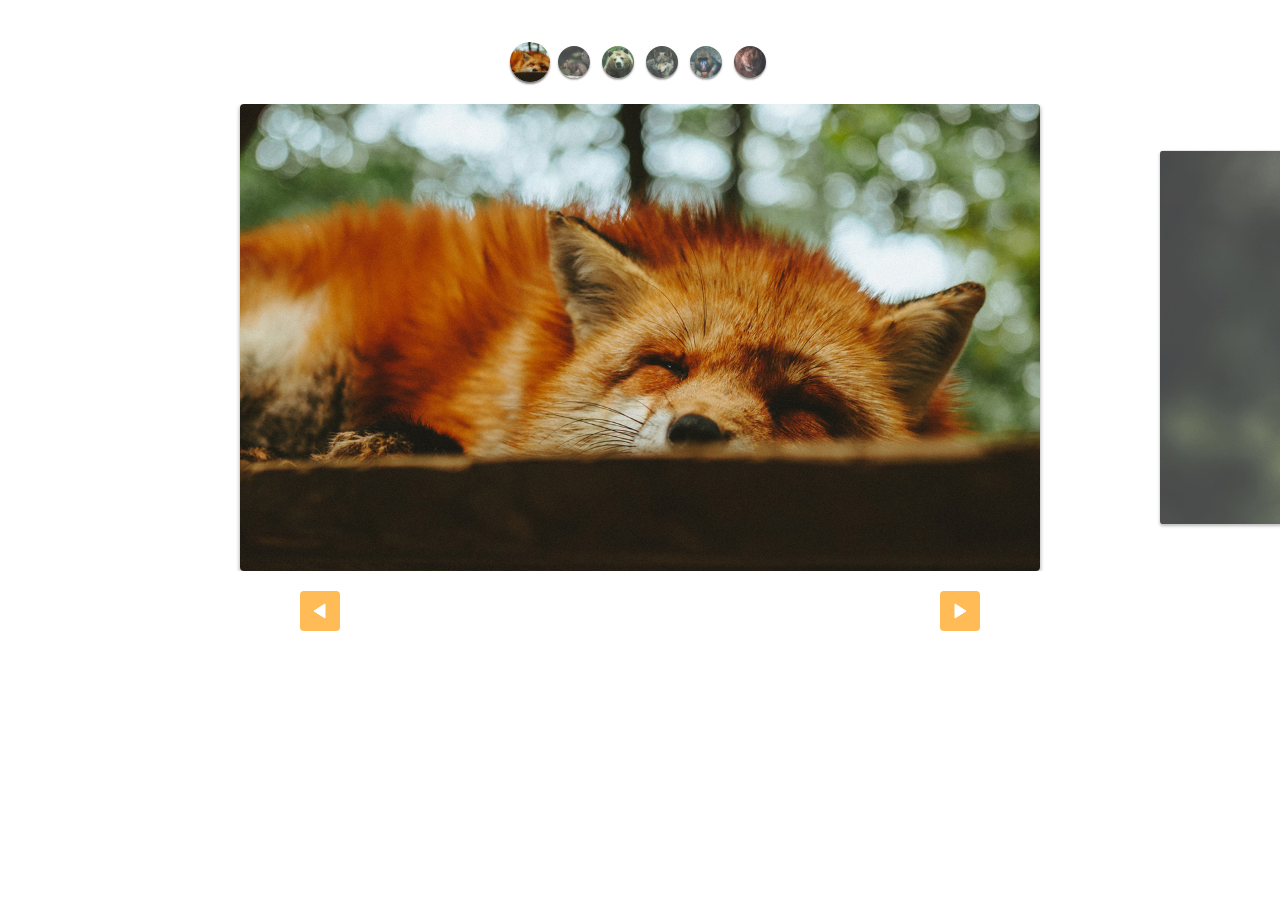
<file: Origamid/animais-slide/index.html>
<!DOCTYPE html>
<html lang="en">

<head>
  <meta charset="UTF-8">
  <meta http-equiv="X-UA-Compatible" content="IE=edge">
  <meta name="viewport" content="width=device-width, initial-scale=1.0">
  <title>Slide Curso JS</title>
  <link rel="stylesheet" href="css/style.css">
</head>

<body>
  <ul class="customControls">
    <li><img src="img/foto1-thumb.jpg"></li>
    <li><img src="img/foto2-thumb.jpg"></li>
    <li><img src="img/foto3-thumb.jpg"></li>
    <li><img src="img/foto4-thumb.jpg"></li>
    <li><img src="img/foto5-thumb.jpg"></li>
    <li><img src="img/foto6-thumb.jpg" class="leao"></li>
  </ul>
  <div class="slideWrapper">
    <ul class="slide">
      <li><img src="img/foto1.jpg"></li>
      <li><img src="img/foto2.jpg"></li>
      <li><img src="img/foto3.jpg"></li>
      <li><img src="img/foto4.jpg"></li>
      <li><img src="img/foto5.jpg"></li>
      <li><img src="img/foto6.jpg" class="leao"></li>
    </ul>
  </div>
  <div class="arrowNav">
    <button class="prev">Prev</button>
    <button class="next">Next</button>
  </div>
  <script type="module" src="js/script.js"></script>
</body>

</html>
</file>
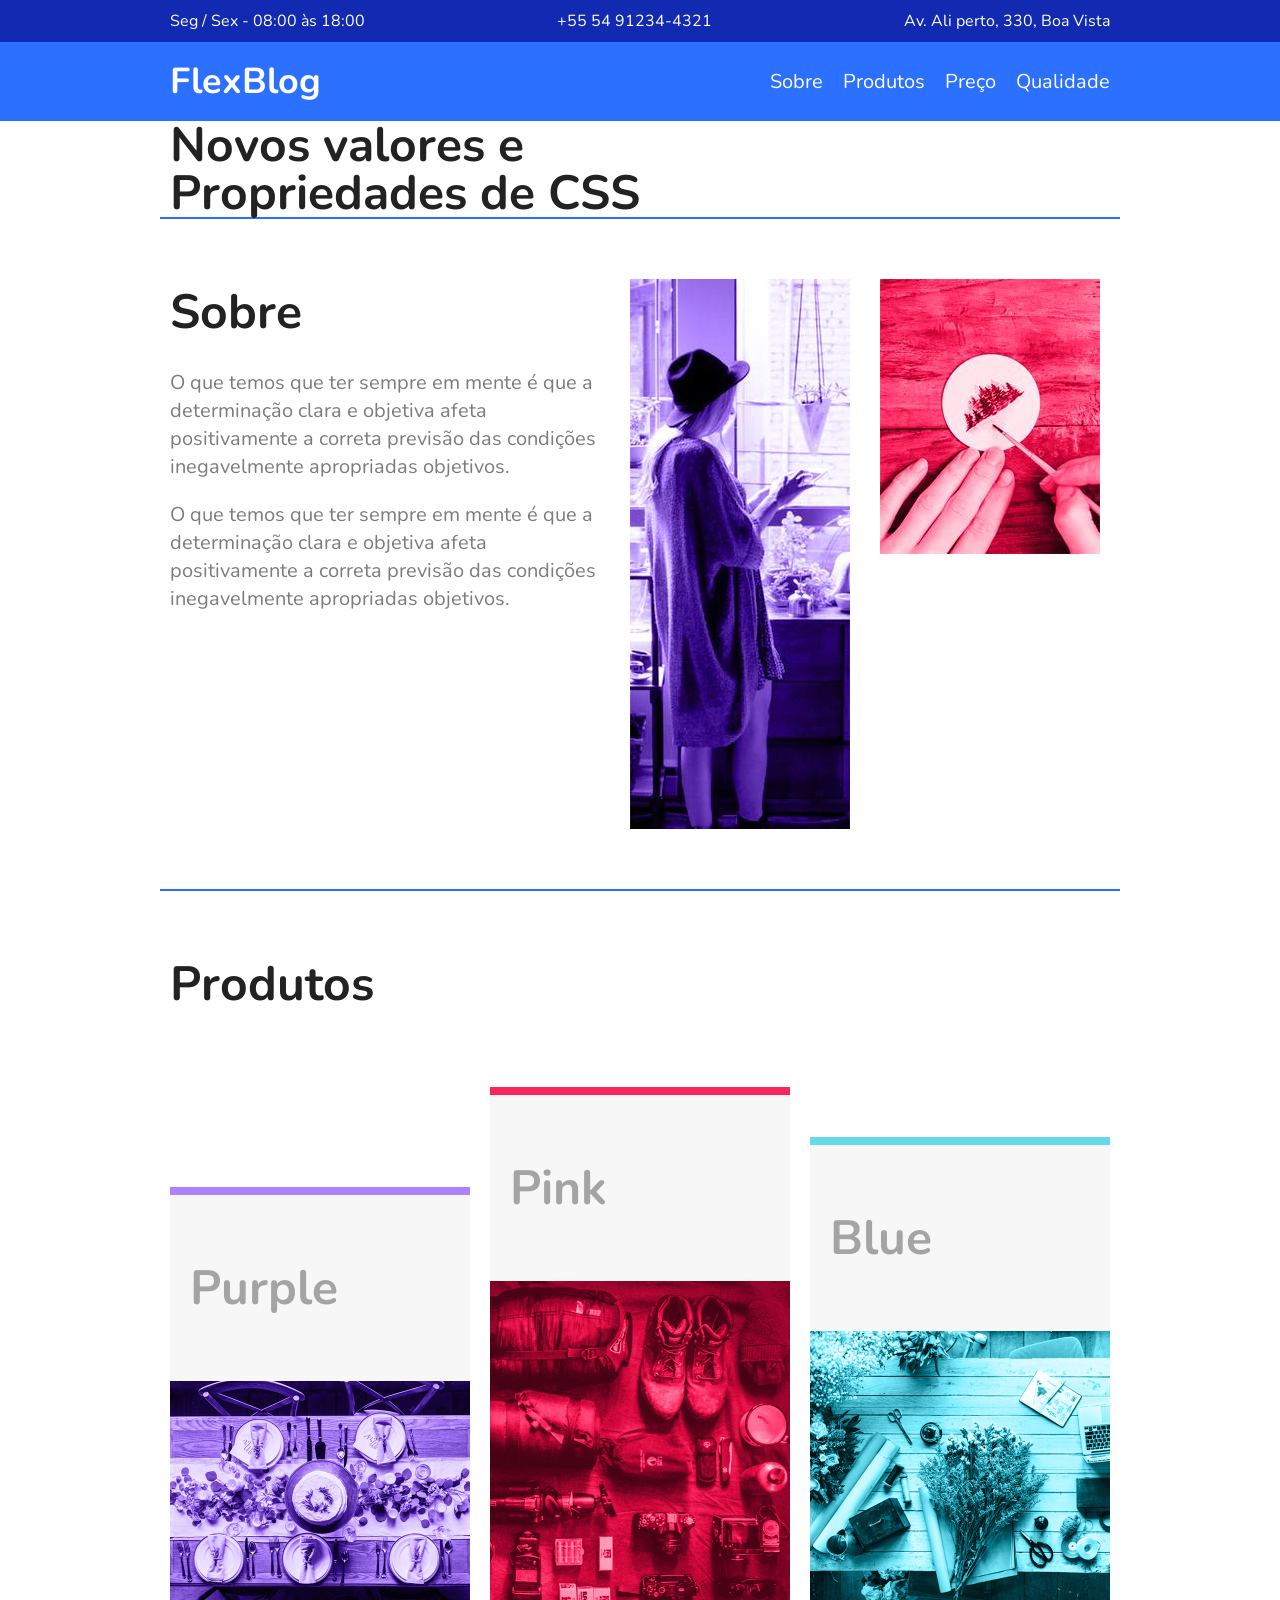
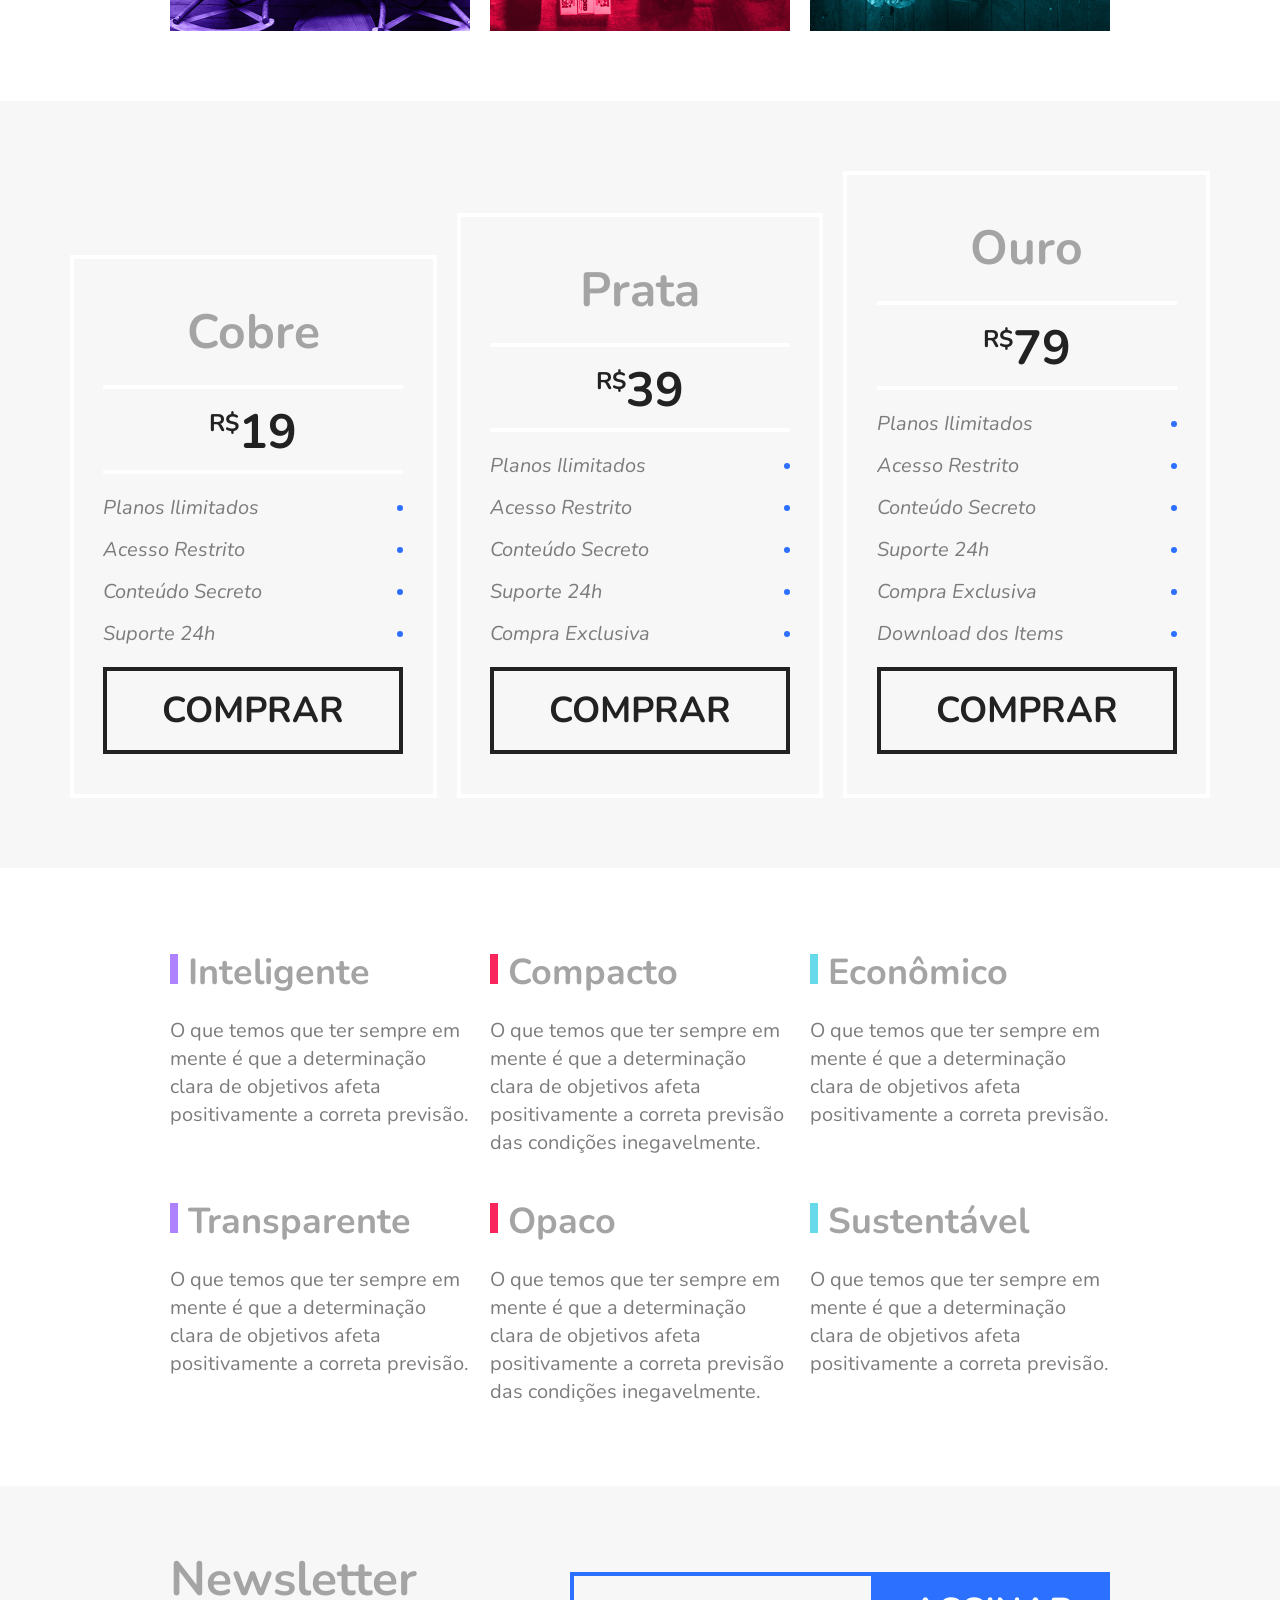
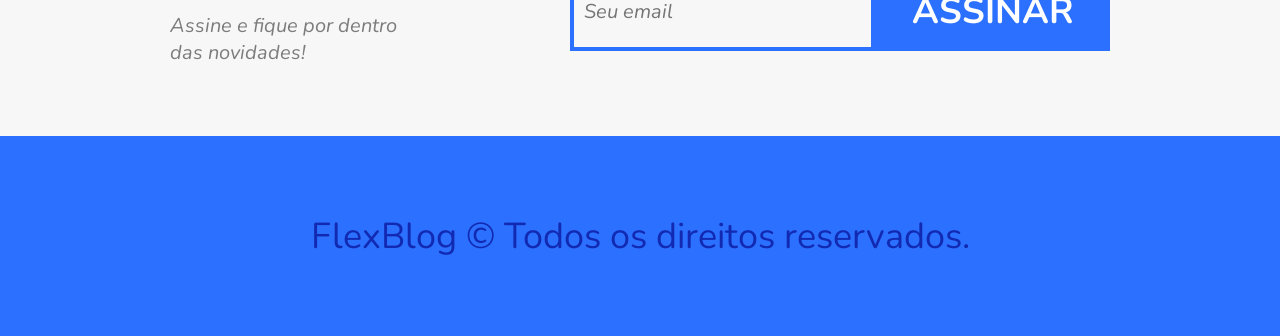
<file: Origamid/flexblog/index.html>
<!DOCTYPE html>
<html lang="en">

<head>
  <meta charset="UTF-8">
  <meta http-equiv="X-UA-Compatible" content="IE=edge">
  <meta name="viewport" content="width=device-width, initial-scale=1.0, shrink-to-fit=no">
  <link rel="preconnect" href="https://fonts.gstatic.com">
  <link href="https://fonts.googleapis.com/css2?family=Nunito:ital,wght@0,400;0,700;1,400&display=swap"
    rel="stylesheet">
  <link rel="stylesheet" href="css/style.css">
  <title>FlexBlog</title>
</head>

<body>
  <div class="superInfoBG">
    <div class="superInfo">
      <p>Seg / Sex - 08:00 às 18:00</p>
      <a href="tel: +5554912344321">+55 54 91234-4321</a>
      <p>Av. Ali perto, 330, Boa Vista</p>
    </div>
  </div>

  <header class="menuBG">
    <div class="menu">
      <div class="menuLogo">
        <a href="#">FlexBlog</a>
      </div>
      <nav class="menuNav">
        <ul>
          <li><a href="#sobre">Sobre</a></li>
          <li><a href="#produtos">Produtos</a></li>
          <li><a href="#preco">Preço</a></li>
          <li><a href="#qualidade">Qualidade</a></li>
        </ul>
      </nav>
    </div>
  </header>

  <h1 class="introducao">Novos valores e <br>Propriedades de CSS</h1>

  <section class="sobre" id="sobre">
    <div class="sobreInfo">
      <h1>Sobre</h1>
      <p>O que temos que ter sempre em mente é que a determinação clara e objetiva afeta positivamente a correta
        previsão das condições inegavelmente apropriadas objetivos.</p>
      <p>O que temos que ter sempre em mente é que a determinação clara e objetiva afeta positivamente a correta
        previsão das condições inegavelmente apropriadas objetivos.</p>
    </div>
    <div class="sobreImg">
      <img src="img/sobre1.jpg" alt="Sobre 1">
    </div>
    <div class="sobreImg">
      <img src="img/sobre2.jpg" alt="Sobre 2">
    </div>
  </section>

  <section class="produtos" id="produtos">
    <h1>Produtos</h1>
    <div class="produtosContainer">
      <div class="produtosItem purple">
        <h2>Purple</h2>
        <img src="img/produtos1.jpg" alt="Produtos 1">
      </div>
      <div class="produtosItem pink">
        <h2>Pink</h2>
        <img src="img/produtos2.jpg" alt="Produtos 2">
      </div>
      <div class="produtosItem blue">
        <h2>Blue</h2>
        <img src="img/produtos3.jpg" alt="Produtos 3">
      </div>
    </div>
  </section>

  <section class="preco" id="preco">
    <div class="precoItem">
      <h2>Cobre</h2>
      <span><sup>R$</sup>19</span>
      <ul>
        <li>Planos Ilimitados</li>
        <li>Acesso Restrito</li>
        <li>Conteúdo Secreto</li>
        <li>Suporte 24h</li>
      </ul>
      <a href="#">Comprar</a>
    </div>

    <div class="precoItem">
      <h2>Prata</h2>
      <span><sup>R$</sup>39</span>
      <ul>
        <li>Planos Ilimitados</li>
        <li>Acesso Restrito</li>
        <li>Conteúdo Secreto</li>
        <li>Suporte 24h</li>
        <li>Compra Exclusiva</li>
      </ul>
      <a href="#">Comprar</a>
    </div>

    <div class="precoItem">
      <h2>Ouro</h2>
      <span><sup>R$</sup>79</span>
      <ul>
        <li>Planos Ilimitados</li>
        <li>Acesso Restrito</li>
        <li>Conteúdo Secreto</li>
        <li>Suporte 24h</li>
        <li>Compra Exclusiva</li>
        <li>Download dos Items</li>
      </ul>
      <a href="#">Comprar</a>
    </div>
  </section>

  <section class="qualidade" id="qualidade">
    <div class="qualidadeItem">
      <h2>Inteligente</h2>
      <p>O que temos que ter sempre em mente é que a determinação clara de objetivos afeta positivamente a correta
        previsão.</p>
    </div>

    <div class="qualidadeItem">
      <h2>Compacto</h2>
      <p>O que temos que ter sempre em mente é que a determinação clara de objetivos afeta positivamente a correta
        previsão das condições inegavelmente.</p>
    </div>

    <div class="qualidadeItem">
      <h2>Econômico</h2>
      <p>O que temos que ter sempre em mente é que a determinação clara de objetivos afeta positivamente a correta
        previsão.</p>
    </div>

    <div class="qualidadeItem">
      <h2>Transparente</h2>
      <p>O que temos que ter sempre em mente é que a determinação clara de objetivos afeta positivamente a correta
        previsão.</p>
    </div>

    <div class="qualidadeItem">
      <h2>Opaco</h2>
      <p>O que temos que ter sempre em mente é que a determinação clara de objetivos afeta positivamente a correta
        previsão das condições inegavelmente.</p>
    </div>

    <div class="qualidadeItem">
      <h2>Sustentável</h2>
      <p>O que temos que ter sempre em mente é que a determinação clara de objetivos afeta positivamente a correta
        previsão.</p>
    </div>
  </section>

  <section class="newsletter">
    <div class="newsletterInfo">
      <h1>Newsletter</h1>
      <p>Assine e fique por dentro das novidades!</p>
    </div>
    <form class="newsletterForm">
      <input type="text" placeholder="Seu email">
      <button type="submit">Assinar</button>
    </form>
  </section>

  <footer class="footer">
    <p>FlexBlog © Todos os direitos reservados.</p>
  </footer>
</body>

</html>
</file>
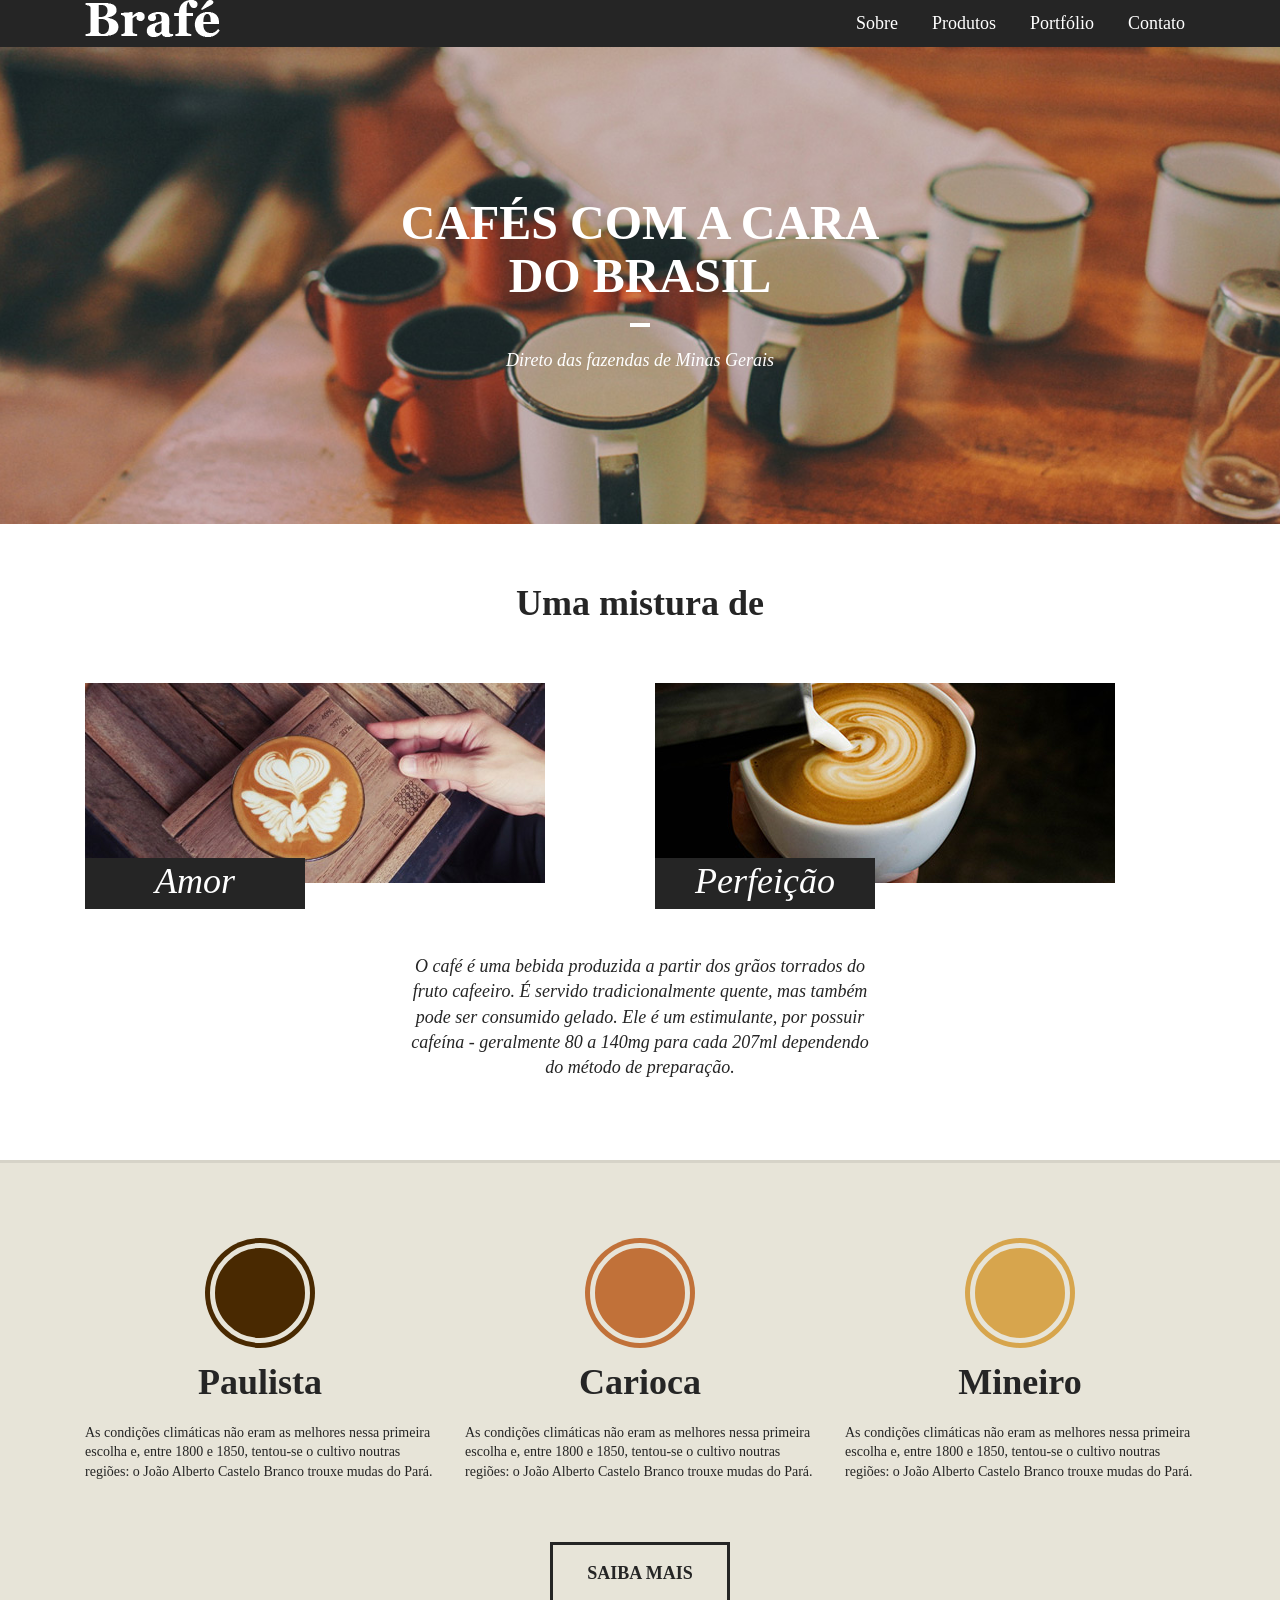
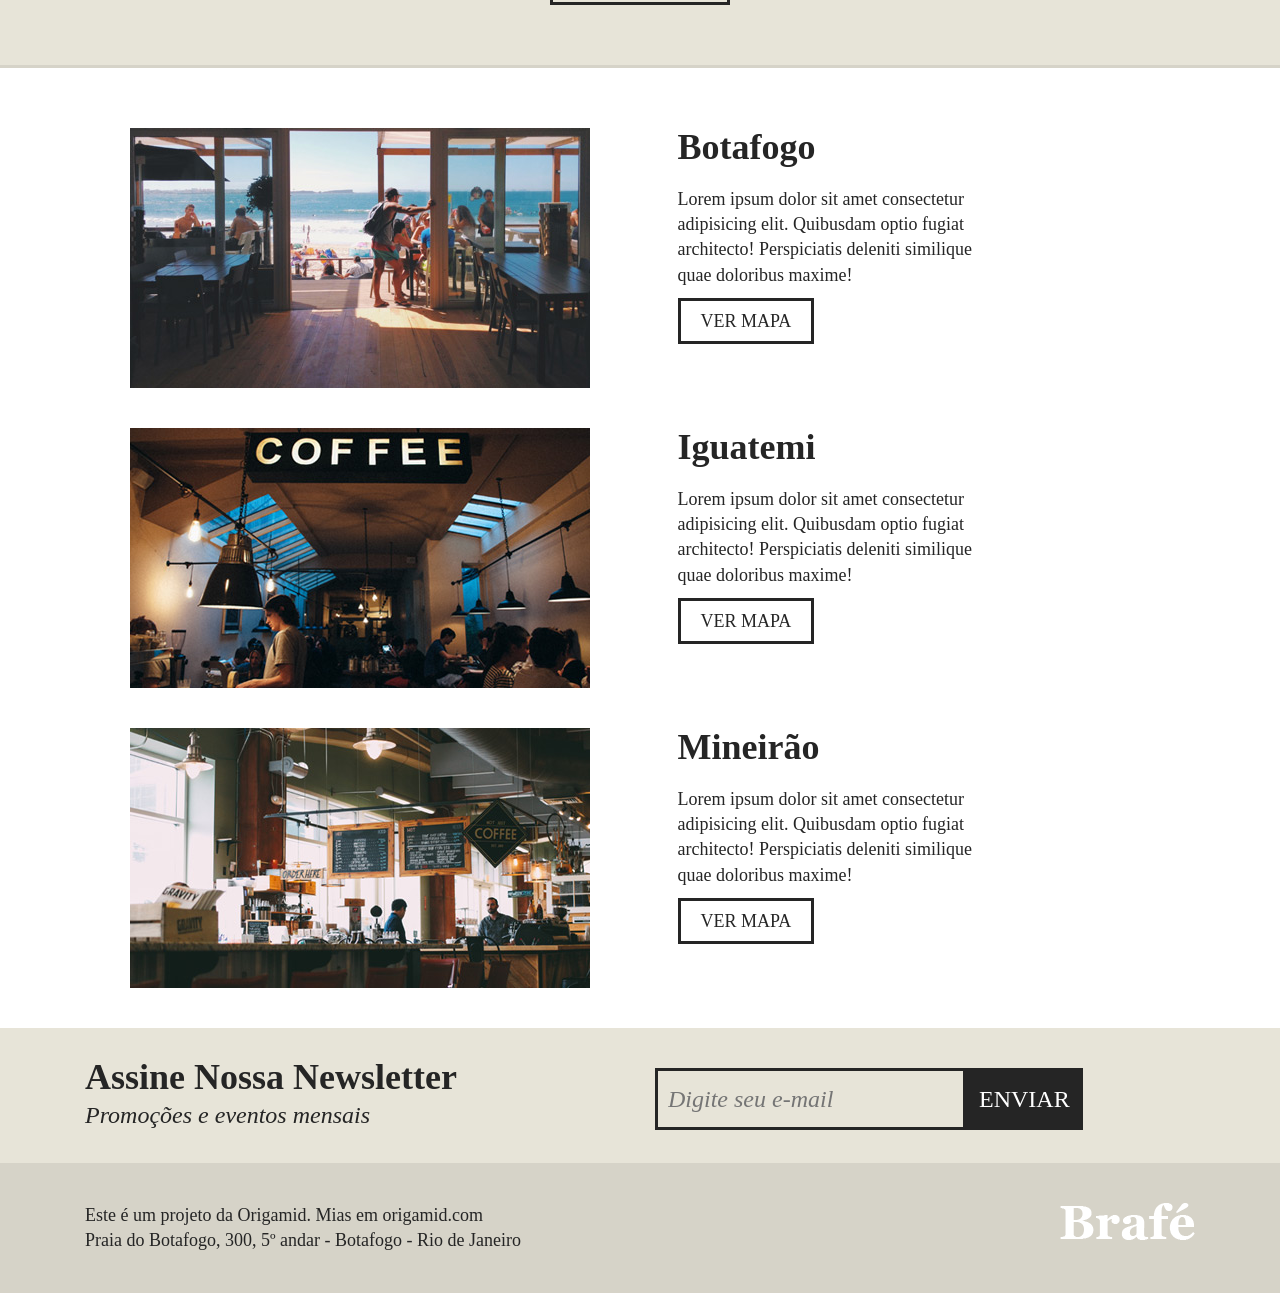
<file: Origamid/brafe/brafe-1/bootstrap/index.html>
<!DOCTYPE html>
<html>

<head>
  <title>Brafé 1</title>
  <meta charset="utf-8">
  <meta name="viewport" content="width=device-width, initial-scale=1, shrink-to-fit=no">
  <link rel="stylesheet" href="css/bootstrap.min.css">
  <link rel="stylesheet" href="css/style.css">
</head>

<body>
  <header class="menu">
    <div class="container">
      <div class="row">
        <a href="#" class="menu-logo col-md-4"><img src="img/brafe.png" alt="Brafé"></a>
        <nav class="menu-nav col-md-8">
          <ul>
            <li><a href="#">Sobre</a></li>
            <li><a href="#">Produtos</a></li>
            <li><a href="#">Portfólio</a></li>
            <li><a href="#">Contato</a></li>
          </ul>
        </nav>
      </div>
    </div>
  </header>

  <main class="intro">
    <h1>Cafés com a cara <br> do Brasil</h1>
    <p>Direto das fazendas de Minas Gerais</p>
  </main>

  <section class="sobre container">
    <h2>Uma mistura de</h2>
    <div class="row">
      <div class="col-sm sobre-item">
        <img src="img/cafe-1.jpg">  
        <h3>Amor</h3>
      </div>
      <div class="col-sm sobre-item">
        <img src="img/cafe-2.jpg">
        <h3>Perfeição</h3>
      </div>
    </div>
    <p>O café é uma bebida produzida a partir dos grãos torrados do fruto cafeeiro. É servido tradicionalmente quente,
      mas também pode ser consumido gelado. Ele é um estimulante, por possuir cafeína - geralmente 80 a 140mg para cada
      207ml dependendo do método de preparação.</p>
  </section>

  <section class="produtos">
    <div class="container">
      <div class="row">
        <div class="produtos-item col-sm">
          <h2 class="produtos-paulista">Paulista</h2>
          <p>As condições climáticas não eram as melhores nessa primeira escolha e, entre 1800 e 1850, tentou-se o cultivo
            noutras regiões: o João Alberto Castelo Branco trouxe mudas do Pará.</p>
        </div>
        <div class="produtos-item col-sm">
          <h2 class="produtos-carioca">Carioca</h2>
          <p>As condições climáticas não eram as melhores nessa primeira escolha e, entre 1800 e 1850, tentou-se o cultivo
            noutras regiões: o João Alberto Castelo Branco trouxe mudas do Pará.</p>
        </div>
        <div class="produtos-item col-sm">
          <h2 class="produtos-mineiro">Mineiro</h2>
          <p>As condições climáticas não eram as melhores nessa primeira escolha e, entre 1800 e 1850, tentou-se o cultivo
            noutras regiões: o João Alberto Castelo Branco trouxe mudas do Pará.</p>
        </div>
      </div>
      <a href="#" class="produtos-btn">Saiba Mais</a>
  </div>
  </section>

  <section class="locais container">
    <div  class="locais-item row">
      <div class="col-sm">
        <img src="img/botafogo.jpg" alt="Brafé Unidade Botafogo">
      </div>
      <div class="col-sm">
        <h2>Botafogo</h2>
        <p>Lorem ipsum dolor sit amet consectetur adipisicing elit. Quibusdam optio fugiat architecto! Perspiciatis deleniti similique quae doloribus maxime!</p>
        <a href="#">Ver Mapa</a>
      </div>
    </div>
    <div class="locais-item row">
      <div class="col-sm">
        <img src="img/iguatemi.jpg" alt="Brafé Unidade Iguatemi">
      </div>
      <div class="col-sm">
        <h2>Iguatemi</h2>
        <p>Lorem ipsum dolor sit amet consectetur adipisicing elit. Quibusdam optio fugiat architecto! Perspiciatis deleniti similique quae doloribus maxime!</p>
        <a href="#">Ver Mapa</a>
      </div>
    </div>
    <div class="locais-item row">
      <div class="col-sm">
        <img src="img/mineirao.jpg" alt="Brafé Unidade Mineirão">
      </div>
      <div class="col-sm">
        <h2>Mineirão</h2>
        <p>Lorem ipsum dolor sit amet consectetur adipisicing elit. Quibusdam optio fugiat architecto! Perspiciatis deleniti similique quae doloribus maxime!</p>
        <a href="#">Ver Mapa</a>
      </div>
    </div>
  </section>

  <section class="assine">
    <div class="container">
      <div class="row">
        <div class="assine-info col-sm">
          <h2>Assine Nossa Newsletter</h2>
          <p>Promoções e eventos mensais</p>
        </div>
        <form class="col-sm">
          <label>E-mail</label>
          <input type="text" placeholder="Digite seu e-mail">
          <button type="submit">Enviar</button>
        </form>
      </div>
    </div>
  </section>

  <footer class="footer">
    <div class="container">
      <div class="row">
        <p class="col-sm-8">Este é um projeto da Origamid. Mias em origamid.com <br>Praia do Botafogo, 300, 5º andar - Botafogo - Rio de
          Janeiro</p>
        <div class="col-sm">
          <img src="img/brafe.png" alt="Brafé">
        </div>
      </div>
    </div>
  </footer>

</body>

</html>
</file>
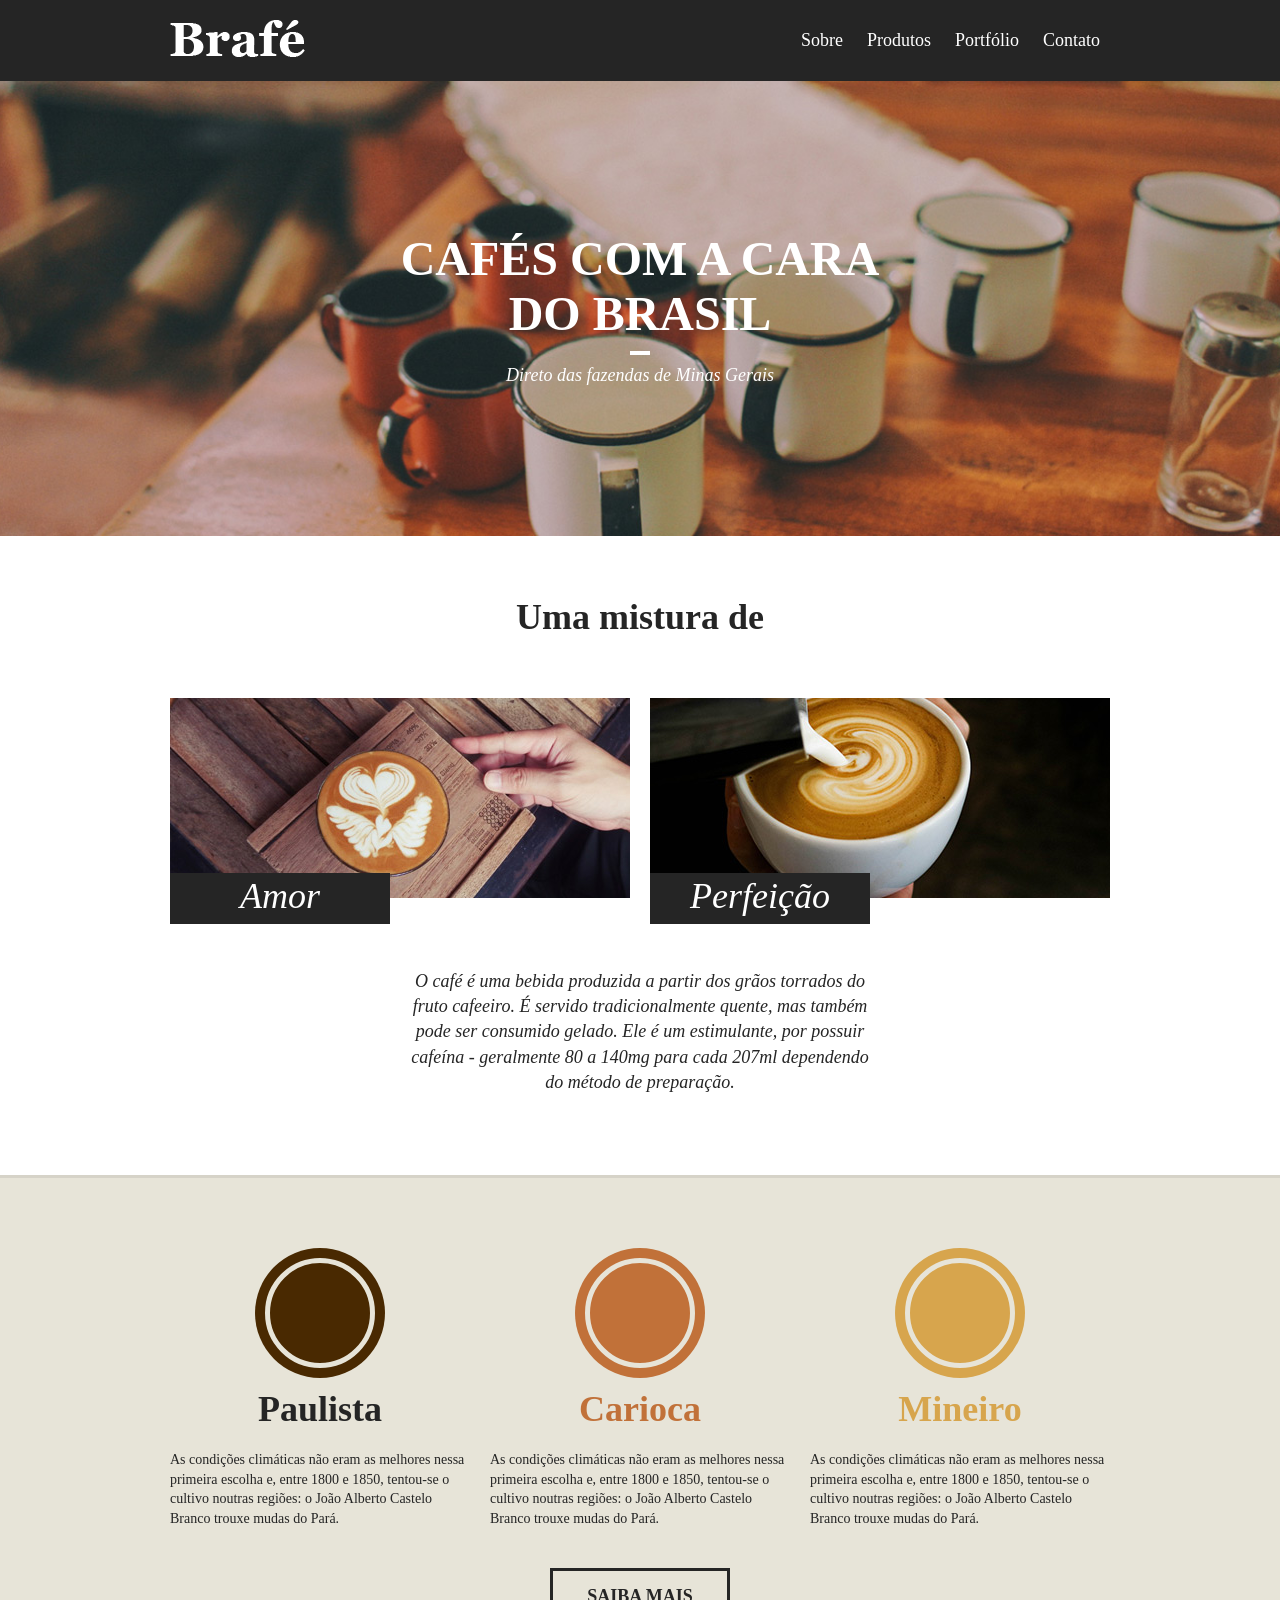
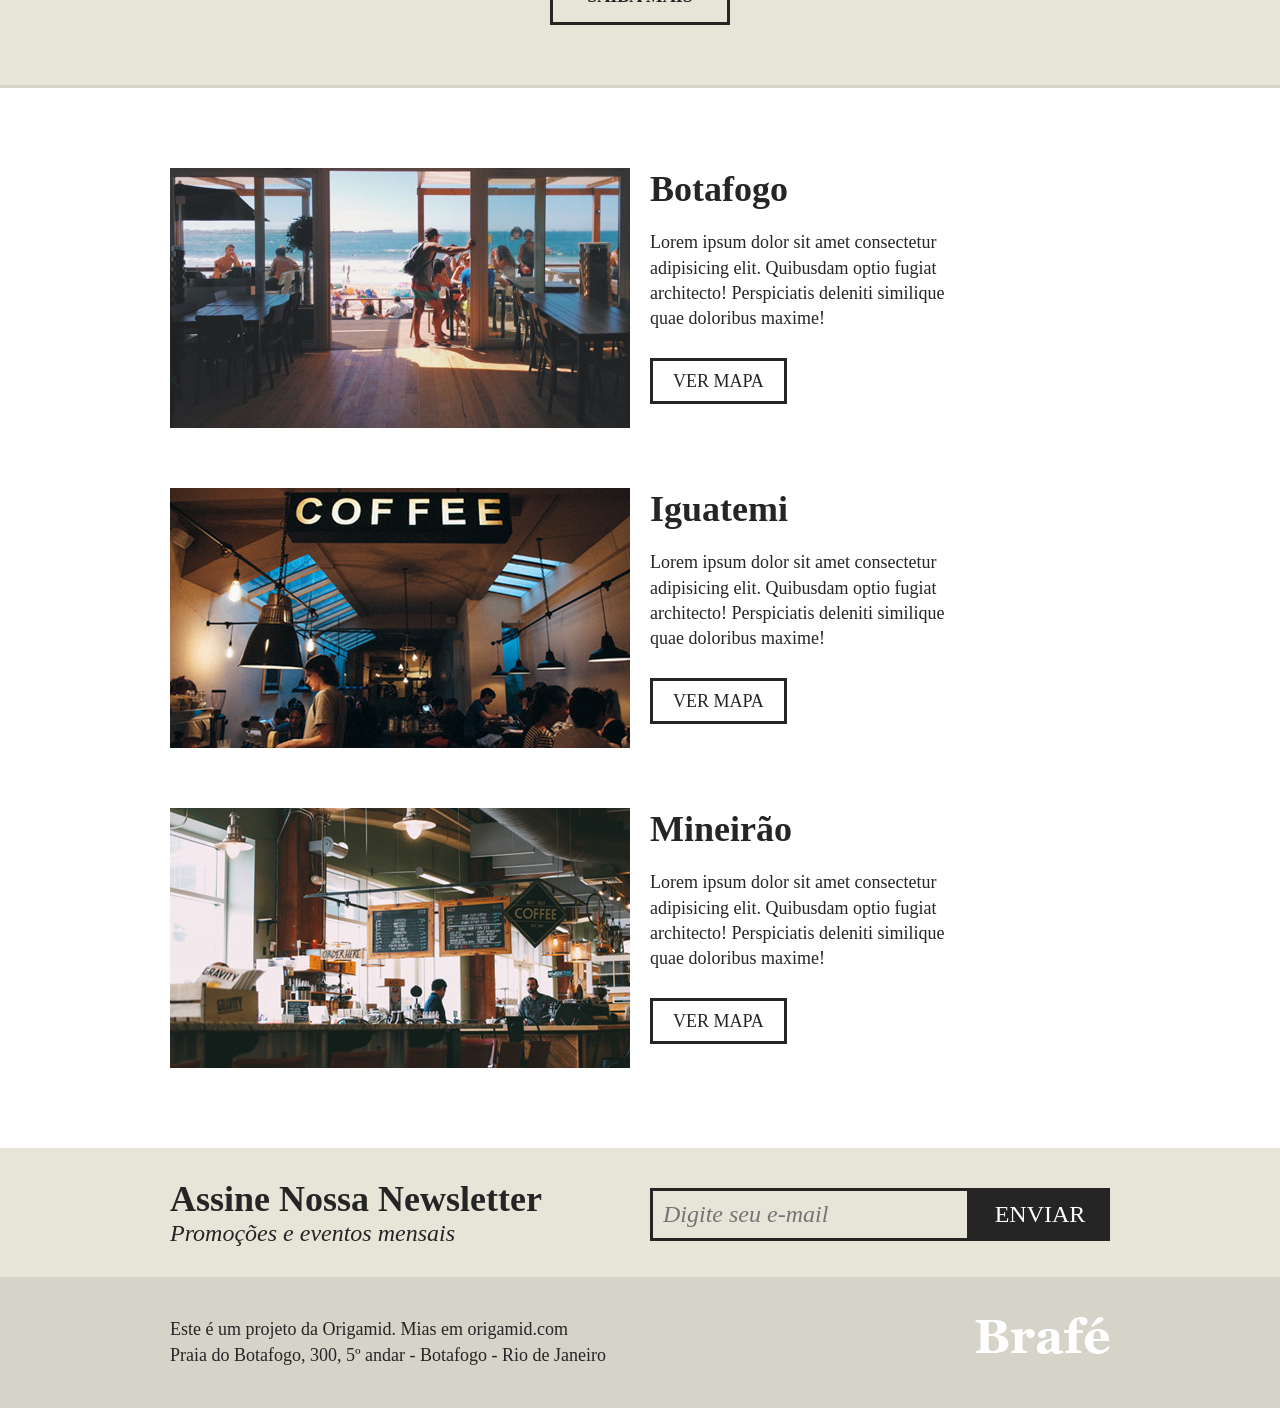
<file: Origamid/brafe/brafe-1/css-puro/index.html>
<!DOCTYPE html>
<html>

<head>
  <title>Brafé 1</title>
  <meta charset="utf-8">
  <meta name="viewport" content="width=device-width, initial-scale=1, shrink-to-fit=no">
  <link rel="stylesheet" href="css/style.css">
</head>

<body>
  <header class="menu">
    <div class="menu-container">
      <a href="#" class="menu-logo"><img src="img/brafe.png" alt="Brafé"></a>
      <nav class="menu-nav">
        <ul>
          <li><a href="#">Sobre</a></li>
          <li><a href="#">Produtos</a></li>
          <li><a href="#">Portfólio</a></li>
          <li><a href="#">Contato</a></li>
        </ul>
      </nav>
    </div>
  </header>

  <main class="intro">
    <h1>Cafés com a cara <br> do Brasil</h1>
    <p>Direto das fazendas de Minas Gerais</p>
  </main>

  <section class="sobre">
    <h2>Uma mistura de</h2>
    <div class="sobre-container">
      <div class="sobre-item">
        <img src="img/cafe-1.jpg">
        <h3>Amor</h3>
      </div>
      <div class="sobre-item">
        <img src="img/cafe-2.jpg">
        <h3>Perfeição</h3>
      </div>
    </div>
    <p>O café é uma bebida produzida a partir dos grãos torrados do fruto cafeeiro. É servido tradicionalmente quente,
      mas também pode ser consumido gelado. Ele é um estimulante, por possuir cafeína - geralmente 80 a 140mg para cada
      207ml dependendo do método de preparação.</p>
  </section>

  <section class="produtos">
    <div class="produtos-container">
      <div class="produtos-item">
        <h2 class="produtos-paulista">Paulista</h2>
        <p>As condições climáticas não eram as melhores nessa primeira escolha e, entre 1800 e 1850, tentou-se o cultivo
          noutras regiões: o João Alberto Castelo Branco trouxe mudas do Pará.</p>
      </div>
      <div class="produtos-item">
        <h2 class="produtos-carioca">Carioca</h2>
        <p>As condições climáticas não eram as melhores nessa primeira escolha e, entre 1800 e 1850, tentou-se o cultivo
          noutras regiões: o João Alberto Castelo Branco trouxe mudas do Pará.</p>
      </div>
      <div class="produtos-item">
        <h2 class="produtos-mineiro">Mineiro</h2>
        <p>As condições climáticas não eram as melhores nessa primeira escolha e, entre 1800 e 1850, tentou-se o cultivo
          noutras regiões: o João Alberto Castelo Branco trouxe mudas do Pará.</p>
      </div>
    </div>
    <a href="#" class="produtos-btn">Saiba Mais</a>
  </section>

  <section class="locais">
    <div  class="locais-item">
      <img src="img/botafogo.jpg" alt="Brafé Unidade Botafogo">
      <div>
        <h2>Botafogo</h2>
        <p>Lorem ipsum dolor sit amet consectetur adipisicing elit. Quibusdam optio fugiat architecto! Perspiciatis deleniti similique quae doloribus maxime!</p>
        <a href="#">Ver Mapa</a>
      </div>
    </div>
    <div class="locais-item">
      <img src="img/iguatemi.jpg" alt="Brafé Unidade Iguatemi">
      <div>
        <h2>Iguatemi</h2>
        <p>Lorem ipsum dolor sit amet consectetur adipisicing elit. Quibusdam optio fugiat architecto! Perspiciatis deleniti similique quae doloribus maxime!</p>
        <a href="#">Ver Mapa</a>
      </div>
    </div>
    <div class="locais-item">
      <img src="img/mineirao.jpg" alt="Brafé Unidade Mineirão">
      <div>
        <h2>Mineirão</h2>
        <p>Lorem ipsum dolor sit amet consectetur adipisicing elit. Quibusdam optio fugiat architecto! Perspiciatis deleniti similique quae doloribus maxime!</p>
        <a href="#">Ver Mapa</a>
      </div>
    </div>
  </section>

  <section class="assine">
    <div class="assine-container">
      <div class="assine-info">
        <h2>Assine Nossa Newsletter</h2>
        <p>Promoções e eventos mensais</p>
      </div>
      <form>
        <label>E-mail</label>
        <input type="text" placeholder="Digite seu e-mail">
        <button type="submit">Enviar</button>
      </form>
    </div>
  </section>

  <footer class="footer">
    <div class="footer-container">
      <p>Este é um projeto da Origamid. Mias em origamid.com <br>Praia do Botafogo, 300, 5º andar - Botafogo - Rio de
        Janeiro</p>
      <img src="img/brafe.png" alt="Brafé">
    </div>
  </footer>

</body>

</html>
</file>
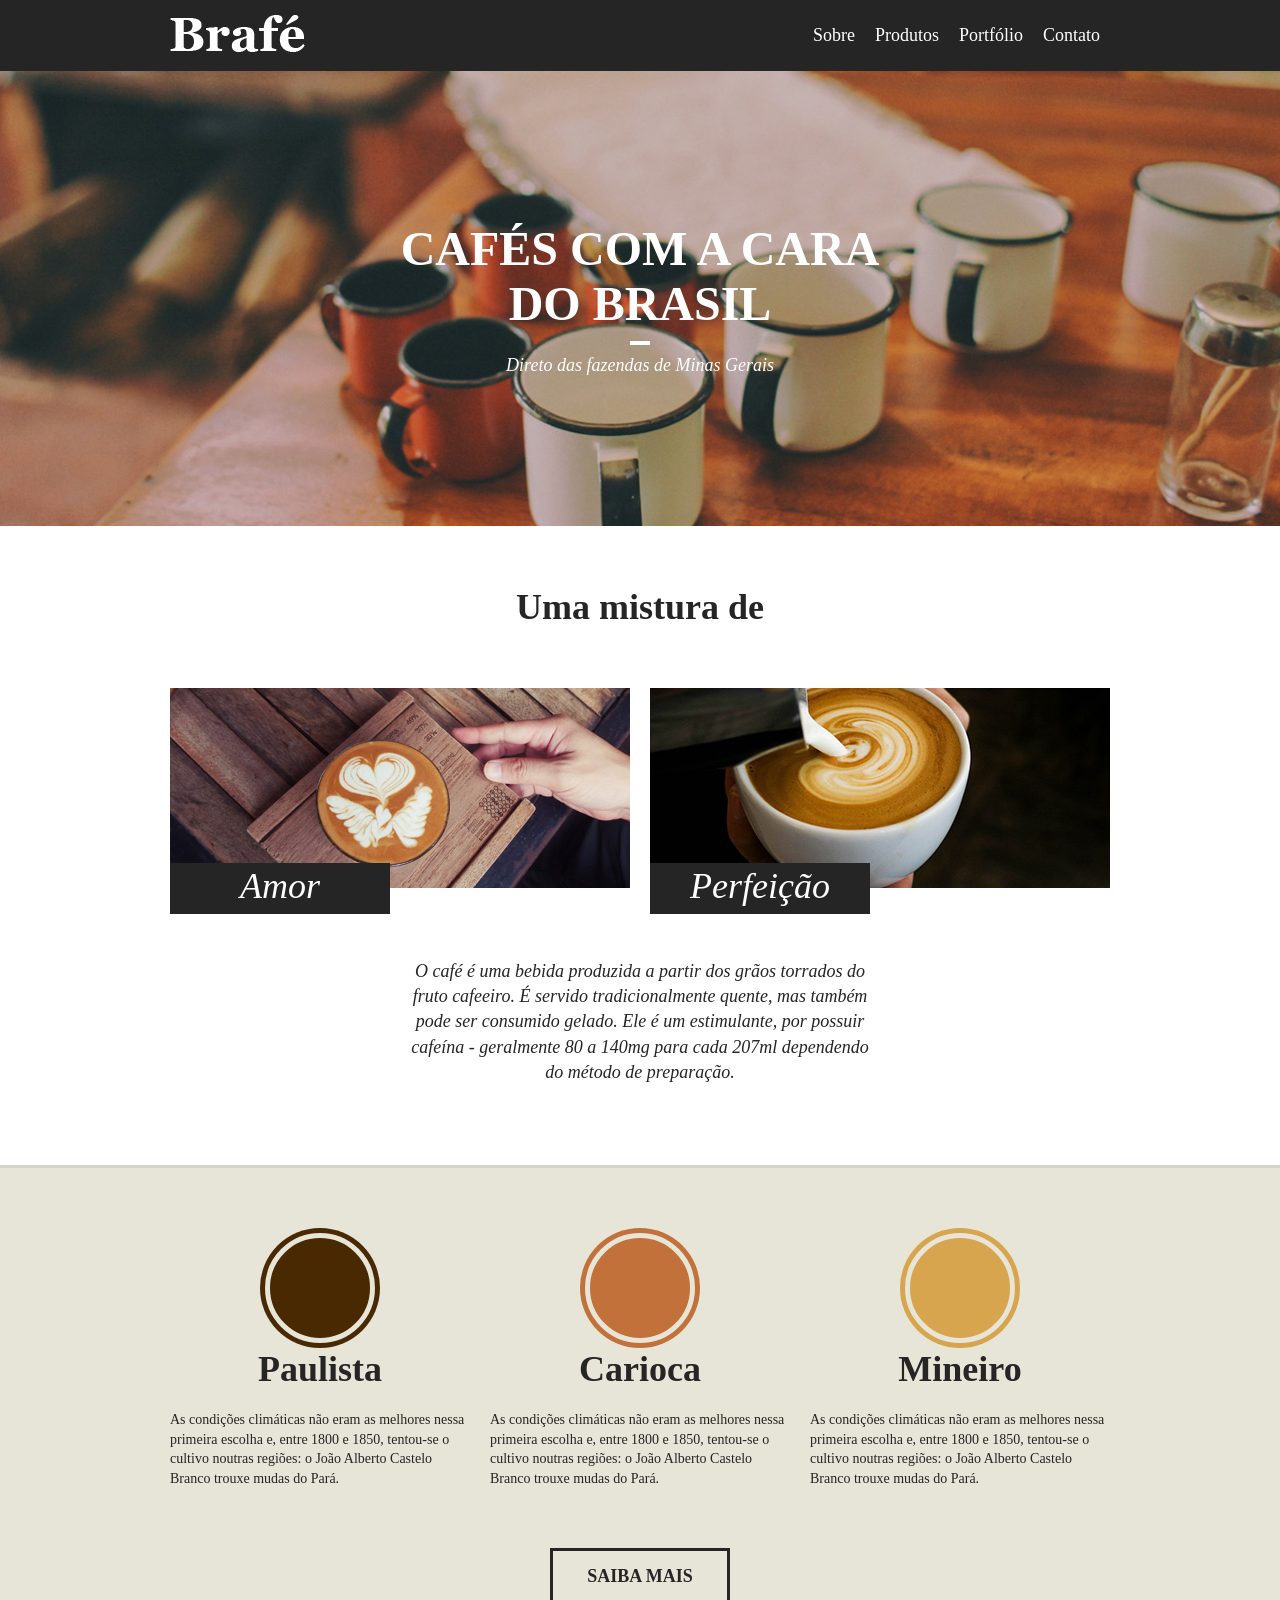
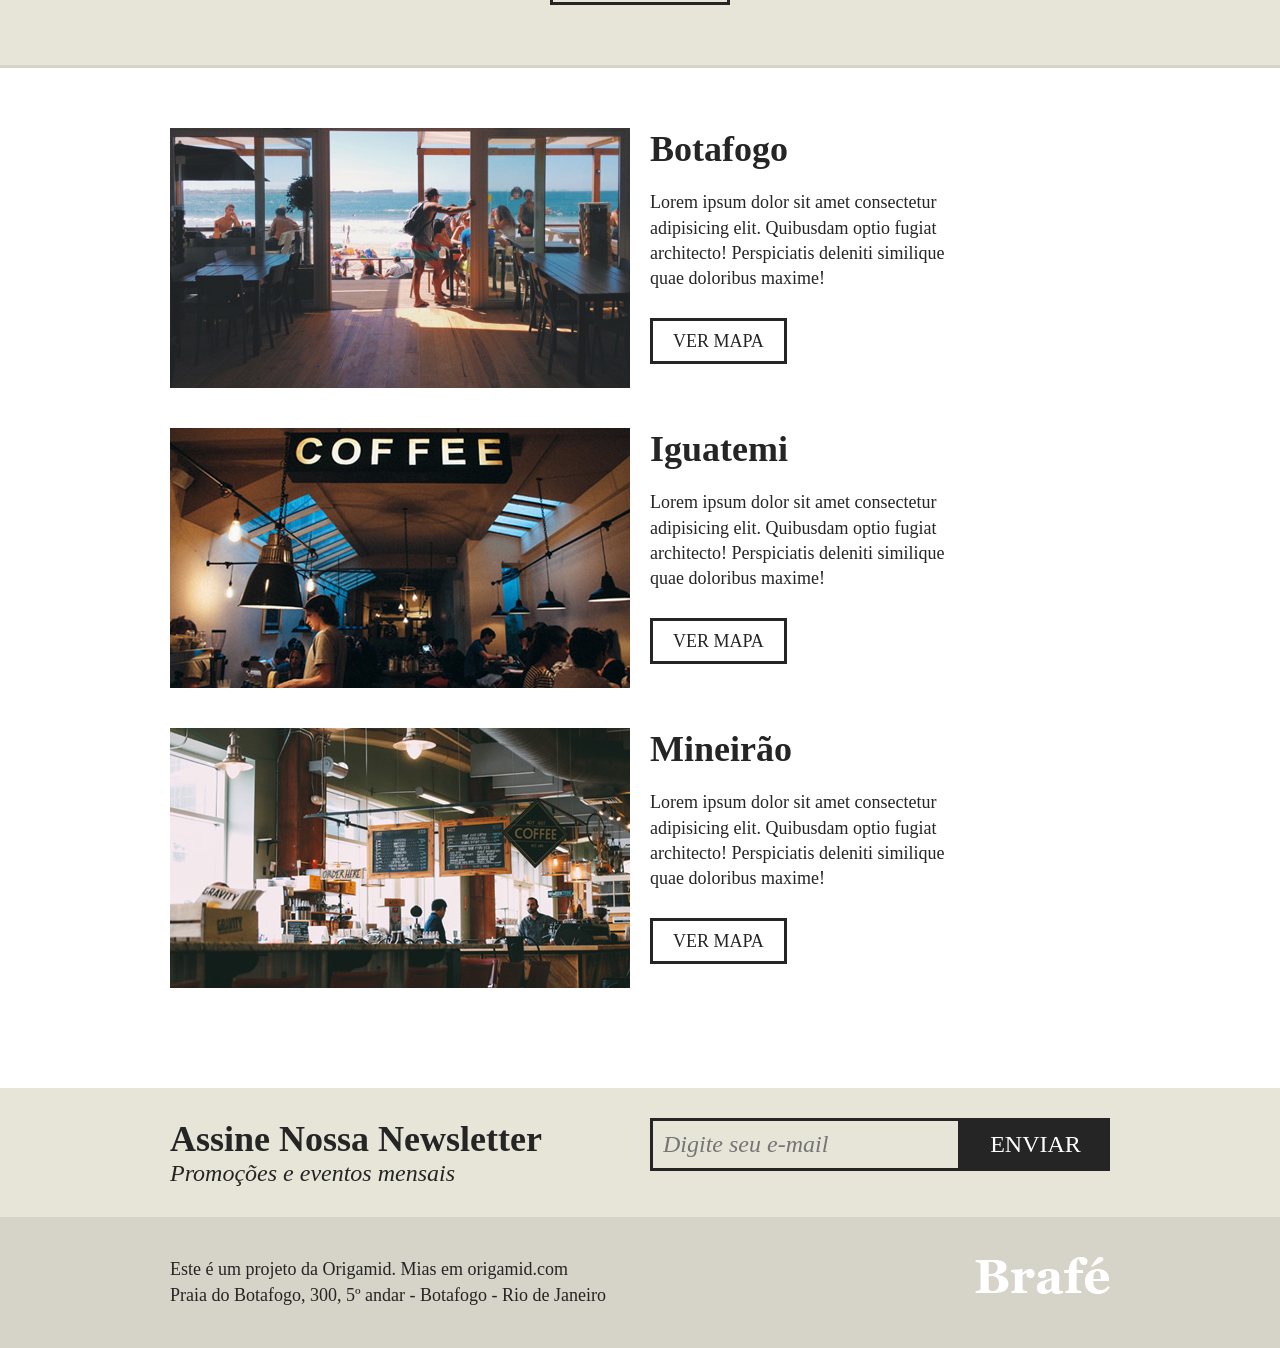
<file: Origamid/brafe/brafe-1/flexbox/index.html>
<!DOCTYPE html>
<html>

<head>
  <title>Brafé 1</title>
  <meta charset="utf-8">
  <meta name="viewport" content="width=device-width, initial-scale=1, shrink-to-fit=no">
  <link rel="stylesheet" href="css/style.css">
</head>

<body>
  <header class="menu">
    <div class="container">
      <a href="#" class="menu-logo"><img src="img/brafe.png" alt="Brafé"></a>
      <nav class="menu-nav">
        <ul>
          <li><a href="#">Sobre</a></li>
          <li><a href="#">Produtos</a></li>
          <li><a href="#">Portfólio</a></li>
          <li><a href="#">Contato</a></li>
        </ul>
      </nav>
    </div>
  </header>

  <main class="intro">
    <h1>Cafés com a cara <br> do Brasil</h1>
    <p>Direto das fazendas de Minas Gerais</p>
  </main>

  <section class="sobre">
    <h2>Uma mistura de</h2>
    <div class="container">
      <div class="sobre-item">
        <img src="img/cafe-1.jpg">
        <h3>Amor</h3>
      </div>
      <div class="sobre-item">
        <img src="img/cafe-2.jpg">
        <h3>Perfeição</h3>
      </div>
    </div>
    <p>O café é uma bebida produzida a partir dos grãos torrados do fruto cafeeiro. É servido tradicionalmente quente,
      mas também pode ser consumido gelado. Ele é um estimulante, por possuir cafeína - geralmente 80 a 140mg para cada
      207ml dependendo do método de preparação.</p>
  </section>

  <section class="produtos">
    <div class="container">
      <div class="produtos-item">
        <h2 class="produtos-paulista">Paulista</h2>
        <p>As condições climáticas não eram as melhores nessa primeira escolha e, entre 1800 e 1850, tentou-se o cultivo
          noutras regiões: o João Alberto Castelo Branco trouxe mudas do Pará.</p>
      </div>
      <div class="produtos-item">
        <h2 class="produtos-carioca">Carioca</h2>
        <p>As condições climáticas não eram as melhores nessa primeira escolha e, entre 1800 e 1850, tentou-se o cultivo
          noutras regiões: o João Alberto Castelo Branco trouxe mudas do Pará.</p>
      </div>
      <div class="produtos-item">
        <h2 class="produtos-mineiro">Mineiro</h2>
        <p>As condições climáticas não eram as melhores nessa primeira escolha e, entre 1800 e 1850, tentou-se o cultivo
          noutras regiões: o João Alberto Castelo Branco trouxe mudas do Pará.</p>
      </div>
    </div>
    <a href="#" class="produtos-btn">Saiba Mais</a>
  </section>

  <section class="locais">
    <div  class="locais-item container">
      <div class="locais-img">
        <img src="img/botafogo.jpg" alt="Brafé Unidade Botafogo">
      </div>
      <div class="locais-info">
        <h2>Botafogo</h2>
        <p>Lorem ipsum dolor sit amet consectetur adipisicing elit. Quibusdam optio fugiat architecto! Perspiciatis deleniti similique quae doloribus maxime!</p>
        <a href="#">Ver Mapa</a>
      </div>
    </div>
    <div class="locais-item container">
      <div class="locais-img">
        <img src="img/iguatemi.jpg" alt="Brafé Unidade Iguatemi">
      </div>
      <div class="locais-info">
        <h2>Iguatemi</h2>
        <p>Lorem ipsum dolor sit amet consectetur adipisicing elit. Quibusdam optio fugiat architecto! Perspiciatis deleniti similique quae doloribus maxime!</p>
        <a href="#">Ver Mapa</a>
      </div>
    </div>
    <div class="locais-item container">
      <div class="locais-img">
        <img src="img/mineirao.jpg" alt="Brafé Unidade Mineirão">
      </div>
      <div class="locais-info">
        <h2>Mineirão</h2>
        <p>Lorem ipsum dolor sit amet consectetur adipisicing elit. Quibusdam optio fugiat architecto! Perspiciatis deleniti similique quae doloribus maxime!</p>
        <a href="#">Ver Mapa</a>
      </div>
    </div>
  </section>

  <section class="assine">
    <div class="container">
      <div class="assine-info">
        <h2>Assine Nossa Newsletter</h2>
        <p>Promoções e eventos mensais</p>
      </div>
      <form>
        <label>E-mail</label>
        <input type="text" placeholder="Digite seu e-mail">
        <button type="submit">Enviar</button>
      </form>
    </div>
  </section>

  <footer class="footer">
    <div class="container">
      <p>Este é um projeto da Origamid. Mias em origamid.com <br>Praia do Botafogo, 300, 5º andar - Botafogo - Rio de
        Janeiro</p>
      <div class="footer-img">
        <img src="img/brafe.png" alt="Brafé">
      </div>
    </div>
  </footer>

</body>

</html>
</file>
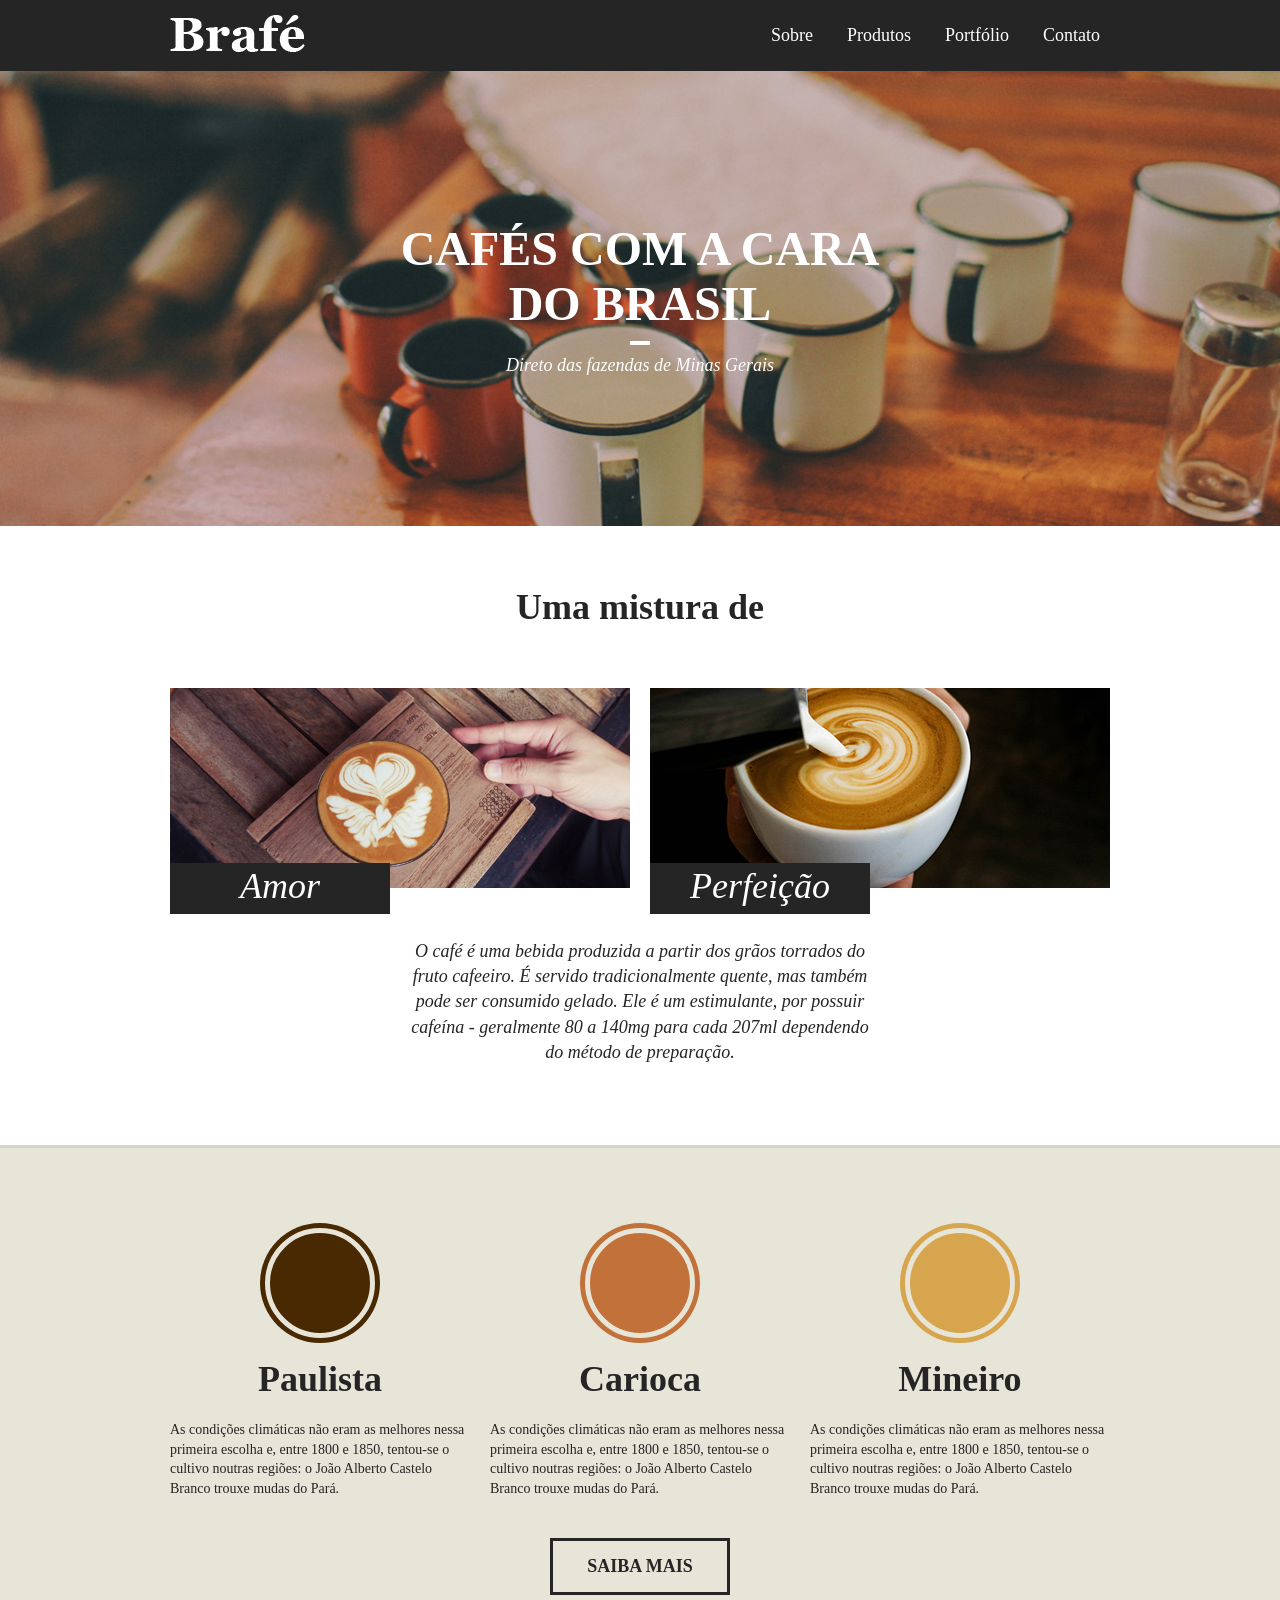
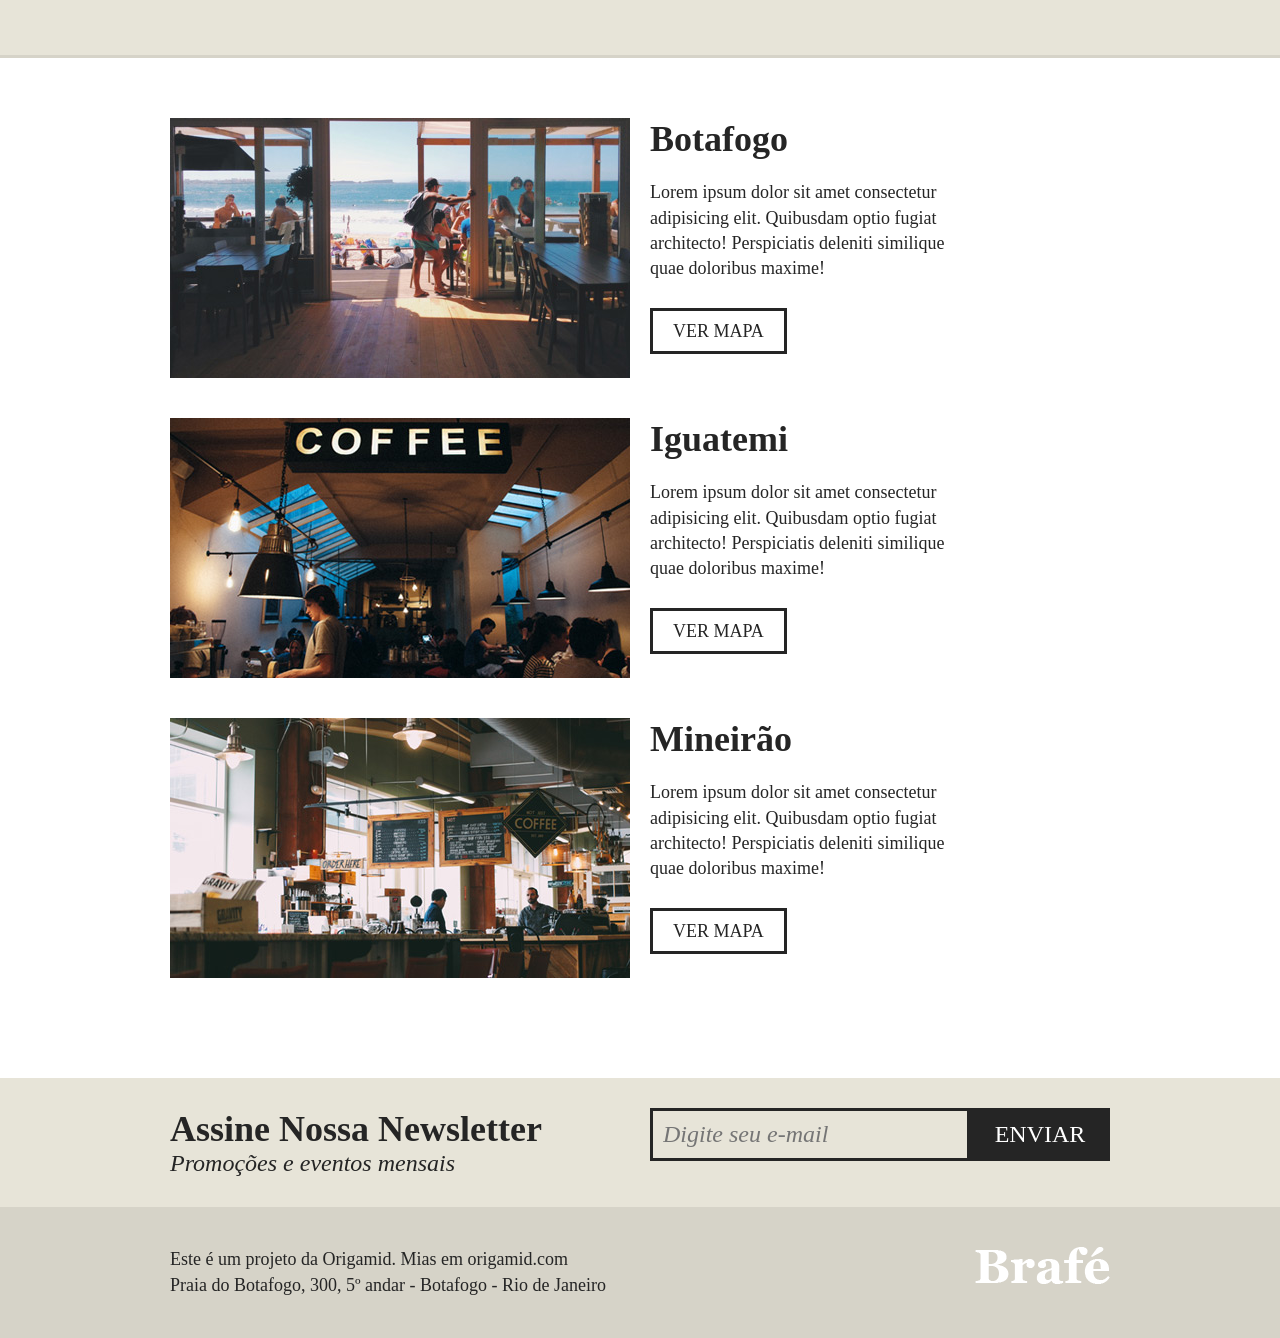
<file: Origamid/brafe/brafe-1/grid/index.html>
<!DOCTYPE html>
<html>

<head>
  <title>Brafé 1</title>
  <meta charset="utf-8">
  <meta name="viewport" content="width=device-width, initial-scale=1, shrink-to-fit=no">
  <link rel="stylesheet" href="css/grid.css">
  <link rel="stylesheet" href="css/style.css">
</head>

<body>
  <header class="menu">
    <div class="container">
      <a class="menu-logo grid-4" href="#" ><img src="img/brafe.png" alt="Brafé"></a>
      <nav class="menu-nav grid-8">
        <ul>
          <li><a href="#">Sobre</a></li>
          <li><a href="#">Produtos</a></li>
          <li><a href="#">Portfólio</a></li>
          <li><a href="#">Contato</a></li>
        </ul>
      </nav>
    </div>
  </header>

  <main class="intro">
    <h1>Cafés com a cara <br> do Brasil</h1>
    <p>Direto das fazendas de Minas Gerais</p>
  </main>

  <section class="sobre container">
    <h2>Uma mistura de</h2>
    <div>
      <div class="sobre-item grid-6">
        <img src="img/cafe-1.jpg">
        <h3>Amor</h3>
      </div>
      <div class="sobre-item grid-6">
        <img src="img/cafe-2.jpg">
        <h3>Perfeição</h3>
      </div>
    </div>
    <p>O café é uma bebida produzida a partir dos grãos torrados do fruto cafeeiro. É servido tradicionalmente quente,
      mas também pode ser consumido gelado. Ele é um estimulante, por possuir cafeína - geralmente 80 a 140mg para cada
      207ml dependendo do método de preparação.</p>
  </section>

  <section class="produtos">
    <div class="container">
      <div class="produtos-item grid-4">
        <h2 class="produtos-paulista">Paulista</h2>
        <p>As condições climáticas não eram as melhores nessa primeira escolha e, entre 1800 e 1850, tentou-se o cultivo
          noutras regiões: o João Alberto Castelo Branco trouxe mudas do Pará.</p>
      </div>
      <div class="produtos-item grid-4">
        <h2 class="produtos-carioca">Carioca</h2>
        <p>As condições climáticas não eram as melhores nessa primeira escolha e, entre 1800 e 1850, tentou-se o cultivo
          noutras regiões: o João Alberto Castelo Branco trouxe mudas do Pará.</p>
      </div>
      <div class="produtos-item grid-4">
        <h2 class="produtos-mineiro">Mineiro</h2>
        <p>As condições climáticas não eram as melhores nessa primeira escolha e, entre 1800 e 1850, tentou-se o cultivo
          noutras regiões: o João Alberto Castelo Branco trouxe mudas do Pará.</p>
      </div>
    </div>
    <a href="#" class="produtos-btn">Saiba Mais</a>
  </section>

  <section class="locais">
    <div  class="locais-item container">
      <div class="grid-6">
        <img src="img/botafogo.jpg" alt="Brafé Unidade Botafogo">
      </div>
      <div class="grid-6">
        <h2>Botafogo</h2>
        <p>Lorem ipsum dolor sit amet consectetur adipisicing elit. Quibusdam optio fugiat architecto! Perspiciatis deleniti similique quae doloribus maxime!</p>
        <a href="#">Ver Mapa</a>
      </div>
    </div>
    <div class="locais-item container">
      <div class="grid-6">
        <img src="img/iguatemi.jpg" alt="Brafé Unidade Iguatemi">
      </div>
      <div class="grid-6">
        <h2>Iguatemi</h2>
        <p>Lorem ipsum dolor sit amet consectetur adipisicing elit. Quibusdam optio fugiat architecto! Perspiciatis deleniti similique quae doloribus maxime!</p>
        <a href="#">Ver Mapa</a>
      </div>
    </div>
    <div class="locais-item container">
      <div class="grid-6">
        <img src="img/mineirao.jpg" alt="Brafé Unidade Mineirão">
      </div>
      <div class="grid-6">
        <h2>Mineirão</h2>
        <p>Lorem ipsum dolor sit amet consectetur adipisicing elit. Quibusdam optio fugiat architecto! Perspiciatis deleniti similique quae doloribus maxime!</p>
        <a href="#">Ver Mapa</a>
      </div>
    </div>
  </section>

  <section class="assine">
    <div class="container">
      <div class="assine-info grid-6">
        <h2>Assine Nossa Newsletter</h2>
        <p>Promoções e eventos mensais</p>
      </div>
      <form class="grid-6">
        <label>E-mail</label>
        <input type="text" placeholder="Digite seu e-mail">
        <button type="submit">Enviar</button>
      </form>
    </div>
  </section>

  <footer class="footer">
    <div class="container">
      <p class="grid-8">Este é um projeto da Origamid. Mias em origamid.com <br>Praia do Botafogo, 300, 5º andar - Botafogo - Rio de
        Janeiro</p>
      <div class="grid-4"> 
        <img src="img/brafe.png" alt="Brafé">
      </div>  
    </div>
  </footer>

</body>

</html>
</file>
<file: Origamid/animais-slide/css/style.css>
body {
  margin: 0px;
}

ul {
  padding: 0px;
  margin: 0px;
  list-style: none;
}

img {
  display: block;
  max-width: 100%;
}

.slideWrapper {
  overflow: hidden;
}

.slide {
  display: flex;
}

.slide:hover {
  will-change: transform;
}

.slide li {
  flex-shrink: 0;
  width: 80vw;
  max-width: 800px;
  margin: 0 20px;
  border-radius: 4px;
  overflow: hidden;
  box-shadow: 0 2px 4px rgba(0, 0, 0, 0.4);
  opacity: 0.8;
  transform: scale(0.8);
  transition: 0.4s;
}

.slide li.active {
  opacity: 1;
  transform: scale(1);
}

[data-control] {
  display: flex;
  justify-content: center;
  margin-top: 20px;
}

[data-control="slide"] li a {
  display: block;
  width: 12px;
  height: 12px;
  background: #fb5;
  border-radius: 50%;
  overflow: hidden;
  text-indent: -999px;
  margin: 5px;
}

[data-control="slide"] li.active a,
[data-control="slide"] li a:hover {
  background: #e54;
}

.customControls {
  display: flex;
  justify-content: center;
  margin-top: 40px;
  flex-wrap: wrap;
  margin-bottom: 20px;
}

.customControls li {
  opacity: 0.8;
  transform: scale(0.8);
  width: 40px;
  height: 40px;
  border-radius: 50%;
  overflow: hidden;
  margin: 2px;
  box-shadow: 0 2px 2px rgba(0, 0, 0, 0.5);
  transition: 0.3s;
}

.customControls li.active {
  opacity: 1;
  transform: scale(1);
}

.arrowNav {
  display: flex;
  justify-content: space-around;
  margin: 20px 0;
}

.arrowNav button {
  cursor: pointer;
  border: none;
  border-radius: 4px;
  color: white;
  width: 40px;
  height: 40px;
  text-indent: -999px;
  background: #fb5 url("../img/arrow.svg") center center no-repeat;
}

.arrowNav button.prev {
  transform: rotate(-180deg);
}

.leao {
  transform: rotate(180deg);
}
</file>
<file: Origamid/flexblog/css/style.css>
@import "reset.css";
@import "superInfo.css";
@import "menu.css";
@import "introducao.css";
@import "produtos.css";
@import "preco.css";
@import "qualidade.css";
@import "newsletter.css";
@import "footer.css";
</file>
<file: Origamid/brafe/brafe-1/bootstrap/css/style.css>
@import "reset.css";
@import "menu.css";
@import "intro.css";
@import "sobre.css";
@import "produtos.css";
@import "locais.css";
@import "newsletter.css";
@import "footer.css";
</file>
<file: Origamid/brafe/brafe-1/css-puro/css/style.css>
@import "reset.css";
@import "menu.css";
@import "intro.css";
@import "sobre.css";
@import "produtos.css";
@import "locais.css";
@import "newsletter.css";
@import "footer.css";
</file>
<file: Origamid/brafe/brafe-1/flexbox/css/style.css>
@import "reset.css";
@import "menu.css";
@import "intro.css";
@import "sobre.css";
@import "produtos.css";
@import "locais.css";
@import "newsletter.css";
@import "footer.css";
</file>
<file: Origamid/brafe/brafe-1/grid/css/grid.css>
.container {
  max-width: 960px;
  margin: 0 auto;
}

.container::after, .container::before {
  content: '';
  display: table;
  clear: both;
}

.grid-1, .grid-2, .grid-3, .grid-4, .grid-5, .grid-6, .grid-7, .grid-8, .grid-9, .grid-10, .grid-11, .grid-12 {
  margin-left: 10px;
  margin-right: 10px;
  float: left;
  display: block;
  min-height: 1px;
}

.grid-1 {
  width: calc(8.333% - 20px);
}

.grid-2 {
  width: calc(16.666% - 20px);
}

.grid-3 {
  width: calc(25% - 20px);
}

.grid-4 {
  width: calc(33.333% - 20px);
}

.grid-5 {
  width: calc(41.666% - 20px);
}

.grid-6 {
  width: calc(50% - 20px);
}

.grid-7 {
  width: calc(58.333% - 20px);
}

.grid-8 {
  width: calc(66.666% - 20px);
}

.grid-9 {
  width: calc(75% - 20px);
}

.grid-10 {
  width: calc(83.333% - 20px);
}

.grid-11 {
  width: calc(91.666% - 20px);
}

.grid-12 { 
  width: calc(100% - 20px);
}

@media (max-width: 739px) {
  .container {
    max-width: 300px;
  }

  .grid-1, .grid-2, .grid-3, .grid-4, .grid-5, .grid-6, .grid-7, .grid-8, .grid-9, .grid-10, .grid-11, .grid-12 {
    width: 100%;
    margin-left: 0px;
    margin-right: 0px;
    float: none;
  }
}
</file>
<file: Origamid/brafe/brafe-1/grid/css/style.css>
@import "reset.css";
@import "menu.css";
@import "intro.css";
@import "sobre.css";
@import "produtos.css";
@import "locais.css";
@import "newsletter.css";
@import "footer.css";
</file>
